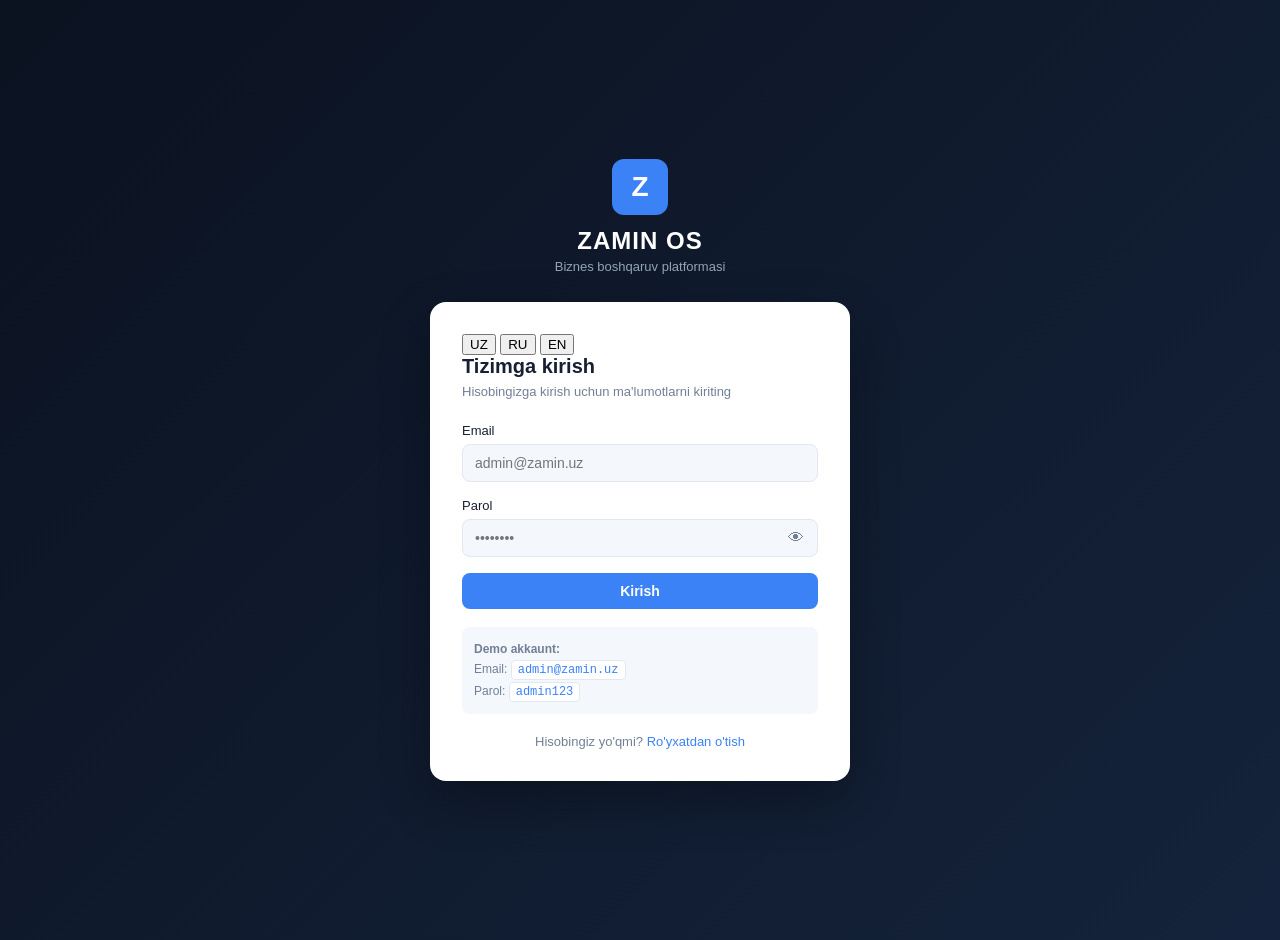
<file: login.html>
<!DOCTYPE html>
<html lang="uz">
<head>
  <meta charset="UTF-8" />
  <meta name="viewport" content="width=device-width, initial-scale=1.0" />
  <title>ZAMIN OS — Kirish</title>
  <!-- Faqat kerakli CSS fayllar -->
  <link rel="stylesheet" href="assets/css/auth.css" />
</head>
<body class="auth-body">
  <div class="auth-container">
    
    <div class="auth-brand">
      <div class="brand-logo">Z</div>
      <h1>ZAMIN OS</h1>
      <p data-i18n="auth_company">Biznes boshqaruv platformasi</p>
    </div>

    <form id="loginForm" class="auth-card" novalidate>
      <div class="lang-switcher auth-lang-switcher" aria-label="Language selector">
        <button type="button" class="lang-btn" data-lang="uz">UZ</button>
        <button type="button" class="lang-btn" data-lang="ru">RU</button>
        <button type="button" class="lang-btn" data-lang="en">EN</button>
      </div>
      <h2 data-i18n="auth_login_title">Tizimga kirish</h2>
      <p class="auth-subtitle" data-i18n="auth_login_subtitle">Hisobingizga kirish uchun ma'lumotlarni kiriting</p>

      <div class="form-group">
        <label for="loginEmail" data-i18n="auth_email">Email</label>
        <input type="email" id="loginEmail" placeholder="admin@zamin.uz" required />
        <span class="error-msg" id="loginEmailErr" style="color: #DC2626; font-size: 12px; display: none;"></span>
      </div>

      <div class="form-group">
        <label for="loginPassword" data-i18n="auth_password">Parol</label>
        <div class="password-wrap">
          <input type="password" id="loginPassword" placeholder="••••••••" required />
          <button type="button" class="toggle-pass" data-target="loginPassword">👁</button>
        </div>
        <span class="error-msg" id="loginPasswordErr" style="color: #DC2626; font-size: 12px; display: none;"></span>
      </div>

      <button type="submit" class="btn btn-primary btn-block" data-i18n="auth_login_button">Kirish</button>

      <div class="demo-hint">
        <strong data-i18n="auth_demo_account">Demo akkaunt:</strong><br />
        Email: <code>admin@zamin.uz</code><br />
        Parol: <code>admin123</code>
      </div>

      <p class="auth-footer">
        <span data-i18n="auth_no_account">Hisobingiz yo'qmi?</span> <a href="register.html" data-i18n="auth_sign_up">Ro'yxatdan o'tish</a>
      </p>
    </form>
  </div>

  <script src="assets/js/data.js"></script>
  <script src="assets/js/i18n.js"></script>
  <script src="assets/js/auth.js"></script>
  <script>
    document.getElementById('loginForm').addEventListener('submit', Auth.login);
    document.querySelectorAll('.toggle-pass').forEach(btn => {
      btn.addEventListener('click', () => {
        const inp = document.getElementById(btn.dataset.target);
        inp.type = inp.type === 'password' ? 'text' : 'password';
      });
    });
  </script>
</body>
</html>
</file>
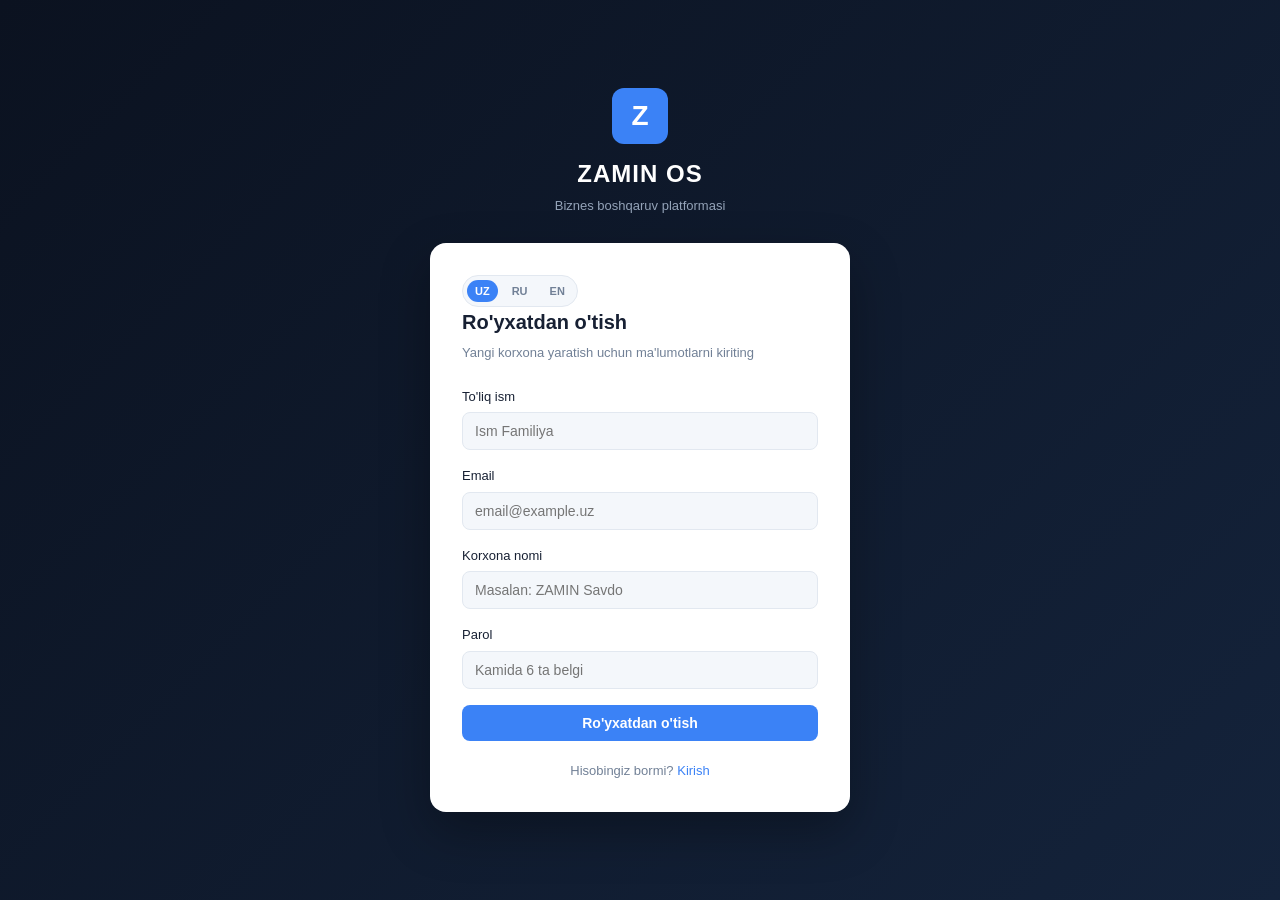
<file: register.html>
<!DOCTYPE html>
<html lang="uz">
<head>
  <meta charset="UTF-8" />
  <meta name="viewport" content="width=device-width, initial-scale=1.0" />
  <title>ZAMIN OS — Ro'yxatdan o'tish</title>
  <link rel="stylesheet" href="assets/css/main.css" />
  <link rel="stylesheet" href="assets/css/auth.css" />
</head>
<body class="auth-body">
  <div class="auth-container">
    <div class="auth-brand">
      <div class="brand-logo">Z</div>
      <h1>ZAMIN OS</h1>
      <p data-i18n="auth_company">Biznes boshqaruv platformasi</p>
    </div>

    <form id="registerForm" class="auth-card" novalidate>
      <div class="lang-switcher auth-lang-switcher" aria-label="Language selector">
        <button type="button" class="lang-btn" data-lang="uz">UZ</button>
        <button type="button" class="lang-btn" data-lang="ru">RU</button>
        <button type="button" class="lang-btn" data-lang="en">EN</button>
      </div>
      <h2 data-i18n="auth_register_title">Ro'yxatdan o'tish</h2>
      <p class="auth-subtitle" data-i18n="auth_register_subtitle">Yangi korxona yaratish uchun ma'lumotlarni kiriting</p>

      <div class="form-group">
        <label for="regName" data-i18n="auth_full_name">To'liq ism</label>
        <input type="text" id="regName" placeholder="Ism Familiya" required />
        <span class="error-msg" id="regNameErr"></span>
      </div>

      <div class="form-group">
        <label for="regEmail" data-i18n="auth_email">Email</label>
        <input type="email" id="regEmail" placeholder="email@example.uz" required />
        <span class="error-msg" id="regEmailErr"></span>
      </div>

      <div class="form-group">
        <label for="regOrg" data-i18n="auth_company_name">Korxona nomi</label>
        <input type="text" id="regOrg" placeholder="Masalan: ZAMIN Savdo" required />
        <span class="error-msg" id="regOrgErr"></span>
      </div>

      <div class="form-group">
        <label for="regPassword" data-i18n="auth_password">Parol</label>
        <input type="password" id="regPassword" placeholder="Kamida 6 ta belgi" required />
        <span class="error-msg" id="regPasswordErr"></span>
      </div>

      <button type="submit" class="btn btn-primary btn-block" data-i18n="auth_register_button">Ro'yxatdan o'tish</button>

      <p class="auth-footer">
        <span data-i18n="auth_has_account">Hisobingiz bormi?</span> <a href="login.html" data-i18n="auth_sign_in">Kirish</a>
      </p>
    </form>
  </div>

  <script src="assets/js/data.js"></script>
  <script src="assets/js/i18n.js"></script>
  <script src="assets/js/auth.js"></script>
  <script>
    document.getElementById('registerForm').addEventListener('submit', Auth.register);
  </script>
</body>
</html>
</file>
<file: assets/css/auth.css>
/* ===== Auth sahifalar ===== */
body.auth-body {
  background: linear-gradient(135deg, #0B1220 0%, #14233B 100%);
  min-height: 100vh;
  display: flex;
  align-items: center;
  justify-content: center;
  padding: 20px;
  margin: 0;
  font-family: 'Inter', -apple-system, BlinkMacSystemFont, 'Segoe UI', Roboto, sans-serif;
}

.auth-container {
  width: 100%;
  max-width: 420px;
}

.auth-brand {
  text-align: center;
  margin-bottom: 28px;
  color: #fff;
}

.auth-brand .brand-logo {
  margin: 0 auto 12px;
  width: 56px; 
  height: 56px;
  background: #3B82F6;
  color: #fff;
  border-radius: 12px;
  display: flex; 
  align-items: center; 
  justify-content: center;
  font-weight: 800; 
  font-size: 28px;
}

.auth-brand h1 { 
  font-size: 24px; 
  letter-spacing: 1px; 
  margin-bottom: 4px; 
  margin-top: 0;
}

.auth-brand p { 
  color: #94A3B8; 
  font-size: 13px; 
  margin: 0;
}

.auth-card {
  background: #FFFFFF;
  border-radius: 16px;
  padding: 32px;
  box-shadow: 0 20px 50px rgba(0,0,0,0.3);
}

.auth-card h2 { 
  font-size: 20px; 
  margin-top: 0;
  margin-bottom: 6px; 
  color: #172033;
}

.auth-subtitle { 
  color: #718096; 
  font-size: 13px; 
  margin-bottom: 24px; 
  margin-top: 0;
}

.form-group { margin-bottom: 16px; }
.form-group label {
  display: block;
  font-size: 13px;
  font-weight: 500;
  margin-bottom: 6px;
  color: #172033;
}
.form-group input {
  width: 100%;
  padding: 10px 12px;
  border: 1px solid #E2E8F0;
  border-radius: 8px;
  background: #F4F7FB;
  color: #172033;
  font-size: 14px;
  font-family: inherit;
  outline: none;
  transition: 0.2s;
  box-sizing: border-box;
}
.form-group input:focus {
  border-color: #3B82F6;
  background: #FFFFFF;
  box-shadow: 0 0 0 3px rgba(59,130,246,0.1);
}

.password-wrap { position: relative; }
.password-wrap input { padding-right: 44px; }
.toggle-pass {
  position: absolute;
  right: 8px; top: 50%;
  transform: translateY(-50%);
  background: transparent;
  border: none;
  cursor: pointer;
  font-size: 16px;
  padding: 6px;
  color: #718096;
}

.btn {
  display: inline-flex;
  align-items: center;
  justify-content: center;
  padding: 10px 16px;
  border: none;
  border-radius: 8px;
  font-size: 14px;
  font-weight: 600;
  cursor: pointer;
  transition: 0.2s;
  font-family: inherit;
}
.btn-primary { background: #3B82F6; color: #fff; }
.btn-primary:hover { background: #2563EB; }
.btn-block { width: 100%; }

.demo-hint {
  margin-top: 18px;
  padding: 12px;
  background: #F4F7FB;
  border-radius: 8px;
  font-size: 12px;
  color: #718096;
  line-height: 1.7;
}
.demo-hint code {
  background: #FFFFFF;
  padding: 2px 6px;
  border-radius: 4px;
  font-size: 12px;
  color: #3B82F6;
  border: 1px solid #E2E8F0;
}

.auth-footer {
  text-align: center;
  margin-top: 20px;
  font-size: 13px;
  color: #718096;
  margin-bottom: 0;
}
.auth-footer a { color: #3B82F6; text-decoration: none; font-weight: 500; }
.auth-footer a:hover { text-decoration: underline; }
</file>
<file: assets/css/main.css>
/* ===== ZAMIN OS — Asosiy stillar ===== */
:root {
  --navy: #0B1220;
  --deep-blue: #14233B;
  --bg: #F4F7FB;
  --card: #FFFFFF;
  --accent: #3B82F6;
  --accent-dark: #2563EB;
  --text: #172033;
  --text-2: #718096;
  --success: #16A34A;
  --warning: #F59E0B;
  --danger: #DC2626;
  --border: #E2E8F0;
  --shadow: 0 1px 3px rgba(11, 18, 32, 0.06), 0 1px 2px rgba(11, 18, 32, 0.04);
  --shadow-lg: 0 10px 30px rgba(11, 18, 32, 0.08);
  --radius: 12px;
  --radius-sm: 8px;
  --transition: 0.2s ease;
}

[data-theme="dark"] {
  --bg: #0B1220;
  --card: #14233B;
  --text: #E7ECF3;
  --text-2: #94A3B8;
  --border: #243449;
  --shadow: 0 1px 3px rgba(0,0,0,0.3);
  --shadow-lg: 0 10px 30px rgba(0,0,0,0.4);
}

* { margin: 0; padding: 0; box-sizing: border-box; }

html, body { height: 100%; }

body {
  font-family: 'Inter', -apple-system, BlinkMacSystemFont, 'Segoe UI', Roboto, sans-serif;
  background: var(--bg);
  color: var(--text);
  font-size: 14px;
  line-height: 1.5;
  -webkit-font-smoothing: antialiased;
  transition: background 0.3s, color 0.3s;
}

a { color: var(--accent); text-decoration: none; }
a:hover { text-decoration: underline; }

/* ===== Tugmalar ===== */
.btn {
  display: inline-flex;
  align-items: center;
  justify-content: center;
  gap: 6px;
  padding: 9px 16px;
  border: 1px solid transparent;
  border-radius: var(--radius-sm);
  font-size: 14px;
  font-weight: 500;
  cursor: pointer;
  transition: var(--transition);
  font-family: inherit;
  white-space: nowrap;
}
.btn:disabled { opacity: 0.6; cursor: not-allowed; }
.btn-primary { background: var(--accent); color: #fff; }
.btn-primary:hover:not(:disabled) { background: var(--accent-dark); }
.btn-outline { background: transparent; border-color: var(--border); color: var(--text); }
.btn-outline:hover:not(:disabled) { background: var(--bg); }
.btn-danger { background: var(--danger); color: #fff; }
.btn-danger:hover:not(:disabled) { background: #B91C1C; }
.btn-success { background: var(--success); color: #fff; }
.btn-sm { padding: 6px 12px; font-size: 13px; }
.btn-block { width: 100%; }

.icon-btn {
  background: transparent;
  border: none;
  font-size: 18px;
  cursor: pointer;
  padding: 8px;
  border-radius: var(--radius-sm);
  color: var(--text);
  transition: var(--transition);
}
.icon-btn:hover { background: var(--bg); }

/* ===== APP SHELL ===== */
.app-shell {
  display: flex;
  min-height: 100vh;
}

/* Sidebar */
.sidebar {
  width: 260px;
  background: var(--navy);
  color: #CBD5E1;
  display: flex;
  flex-direction: column;
  transition: width 0.25s, transform 0.25s;
  flex-shrink: 0;
  height: 100vh;
  position: sticky;
  top: 0;
}
.sidebar-brand {
  display: flex;
  align-items: center;
  gap: 10px;
  padding: 20px;
  border-bottom: 1px solid rgba(255,255,255,0.08);
}
.brand-logo {
  width: 40px; height: 40px;
  background: var(--accent);
  color: #fff;
  border-radius: 10px;
  display: flex; align-items: center; justify-content: center;
  font-weight: 800; font-size: 22px;
}
.brand-logo.sm { width: 32px; height: 32px; font-size: 18px; }
.brand-name { font-weight: 700; font-size: 17px; color: #fff; letter-spacing: 0.5px; }

.sidebar-nav {
  flex: 1;
  padding: 12px 10px;
  overflow-y: auto;
}
.nav-item {
  display: flex;
  align-items: center;
  gap: 12px;
  padding: 10px 14px;
  border-radius: var(--radius-sm);
  color: #CBD5E1;
  margin-bottom: 2px;
  font-size: 14px;
  position: relative;
  transition: var(--transition);
  text-decoration: none;
}
.nav-item:hover { background: rgba(255,255,255,0.06); color: #fff; text-decoration: none; }
.nav-item.active { background: var(--accent); color: #fff; }
.nav-item .ico { font-size: 16px; width: 20px; text-align: center; }
.nav-item .badge {
  margin-left: auto;
  background: var(--danger);
  color: #fff;
  font-size: 11px;
  padding: 1px 7px;
  border-radius: 10px;
  font-weight: 600;
}
.sidebar-footer { padding: 16px; border-top: 1px solid rgba(255,255,255,0.08); }
.sidebar-footer .btn-outline { color: #CBD5E1; border-color: rgba(255,255,255,0.15); }
.sidebar-footer .btn-outline:hover { background: rgba(255,255,255,0.08); }

/* Sidebar collapsed */
.sidebar.collapsed { width: 72px; }
.sidebar.collapsed .brand-name,
.sidebar.collapsed .nav-item span:not(.ico),
.sidebar.collapsed .sidebar-footer .btn span { display: none; }
.sidebar.collapsed .nav-item { justify-content: center; }
.sidebar.collapsed .sidebar-footer { display: none; }

/* Main */
.main-area {
  flex: 1;
  display: flex;
  flex-direction: column;
  min-width: 0;
}

.topbar {
  display: flex;
  align-items: center;
  gap: 16px;
  padding: 12px 24px;
  background: var(--card);
  border-bottom: 1px solid var(--border);
  position: sticky;
  top: 0;
  z-index: 50;
}
.global-search { flex: 1; max-width: 480px; }
.global-search input {
  width: 100%;
  padding: 9px 14px;
  border: 1px solid var(--border);
  border-radius: var(--radius-sm);
  background: var(--bg);
  color: var(--text);
  font-size: 14px;
  font-family: inherit;
  outline: none;
  transition: var(--transition);
}
.global-search input:focus { border-color: var(--accent); background: var(--card); }

.topbar-right {
  margin-left: auto;
  display: flex;
  align-items: center;
  gap: 14px;
}
.lang-switcher {
  display: inline-flex;
  align-items: center;
  gap: 6px;
  padding: 4px;
  border: 1px solid var(--border);
  background: var(--bg);
  border-radius: 999px;
}
.lang-btn {
  border: none;
  background: transparent;
  color: var(--text-2);
  font-size: 11px;
  font-weight: 700;
  padding: 5px 8px;
  border-radius: 999px;
  cursor: pointer;
  transition: var(--transition);
}
.lang-btn.active {
  background: var(--accent);
  color: #fff;
}
.demo-badge {
  background: var(--warning);
  color: #fff;
  font-size: 11px;
  font-weight: 700;
  padding: 3px 8px;
  border-radius: 6px;
  letter-spacing: 0.5px;
}
.user-info { display: flex; align-items: center; gap: 10px; }
.user-avatar {
  width: 36px; height: 36px;
  border-radius: 50%;
  background: var(--accent);
  color: #fff;
  display: flex; align-items: center; justify-content: center;
  font-weight: 600;
}
.user-meta { display: flex; flex-direction: column; line-height: 1.2; }
.user-meta span { font-weight: 600; font-size: 13px; }
.user-meta small { color: var(--text-2); font-size: 11px; }

.page-content {
  padding: 24px;
  flex: 1;
  overflow-x: auto;
}

/* ===== Card ===== */
.card {
  background: var(--card);
  border: 1px solid var(--border);
  border-radius: var(--radius);
  box-shadow: var(--shadow);
}
.card-body { padding: 20px; }
.card-header {
  padding: 16px 20px;
  border-bottom: 1px solid var(--border);
  display: flex;
  align-items: center;
  justify-content: space-between;
}
.card-title { font-size: 15px; font-weight: 600; }

/* ===== Form ===== */
.form-group { margin-bottom: 16px; }
.form-group label {
  display: block;
  font-size: 13px;
  font-weight: 500;
  margin-bottom: 6px;
  color: var(--text);
}
.form-group input,
.form-group select,
.form-group textarea {
  width: 100%;
  padding: 9px 12px;
  border: 1px solid var(--border);
  border-radius: var(--radius-sm);
  background: var(--card);
  color: var(--text);
  font-size: 14px;
  font-family: inherit;
  outline: none;
  transition: var(--transition);
}
.form-group input:focus,
.form-group select:focus,
.form-group textarea:focus {
  border-color: var(--accent);
  box-shadow: 0 0 0 3px rgba(59,130,246,0.1);
}
.form-group .error-msg {
  color: var(--danger);
  font-size: 12px;
  margin-top: 4px;
  display: none;
}
.form-group.has-error input,
.form-group.has-error select { border-color: var(--danger); }
.form-group.has-error .error-msg { display: block; }

/* ===== Toast ===== */
.toast-container {
  position: fixed;
  top: 20px; right: 20px;
  display: flex; flex-direction: column;
  gap: 10px;
  z-index: 9999;
}
.toast {
  min-width: 260px;
  max-width: 380px;
  padding: 12px 16px;
  border-radius: var(--radius-sm);
  color: #fff;
  box-shadow: var(--shadow-lg);
  font-size: 14px;
  animation: toastIn 0.3s ease;
  display: flex;
  align-items: center;
  gap: 10px;
}
.toast.success { background: var(--success); }
.toast.error { background: var(--danger); }
.toast.warning { background: var(--warning); }
.toast.info { background: var(--accent); }
@keyframes toastIn {
  from { transform: translateX(120%); opacity: 0; }
  to { transform: translateX(0); opacity: 1; }
}

/* ===== Modal ===== */
.modal-overlay {
  position: fixed; inset: 0;
  background: rgba(11,18,32,0.5);
  display: flex; align-items: center; justify-content: center;
  z-index: 1000;
  padding: 20px;
  animation: fadeIn 0.2s ease;
}
.modal {
  background: var(--card);
  border-radius: var(--radius);
  box-shadow: var(--shadow-lg);
  width: 100%;
  max-width: 520px;
  max-height: 90vh;
  display: flex; flex-direction: column;
  animation: modalIn 0.25s ease;
}
.modal-header {
  padding: 16px 20px;
  border-bottom: 1px solid var(--border);
  display: flex; align-items: center; justify-content: space-between;
}
.modal-title { font-weight: 600; font-size: 16px; }
.modal-body { padding: 20px; overflow-y: auto; }
.modal-footer {
  padding: 14px 20px;
  border-top: 1px solid var(--border);
  display: flex; justify-content: flex-end; gap: 10px;
}
@keyframes fadeIn { from { opacity: 0; } to { opacity: 1; } }
@keyframes modalIn {
  from { transform: translateY(20px) scale(0.97); opacity: 0; }
  to { transform: translateY(0) scale(1); opacity: 1; }
}

/* ===== Table ===== */
.table-wrap { overflow-x: auto; border-radius: var(--radius); }
table {
  width: 100%;
  border-collapse: collapse;
  font-size: 13px;
}
table thead th {
  background: var(--bg);
  text-align: left;
  padding: 10px 14px;
  font-weight: 600;
  color: var(--text-2);
  font-size: 12px;
  text-transform: uppercase;
  letter-spacing: 0.4px;
  white-space: nowrap;
}
table tbody td {
  padding: 12px 14px;
  border-top: 1px solid var(--border);
  white-space: nowrap;
}
table tbody tr:hover { background: var(--bg); }

/* ===== Helpers ===== */
.text-2 { color: var(--text-2); }
.text-success { color: var(--success); }
.text-danger { color: var(--danger); }
.text-warning { color: var(--warning); }
.mt-1 { margin-top: 8px; }
.mt-2 { margin-top: 16px; }
.mt-3 { margin-top: 24px; }
.mb-1 { margin-bottom: 8px; }
.mb-2 { margin-bottom: 16px; }
.row { display: flex; align-items: center; gap: 12px; }
.row-between { display: flex; align-items: center; justify-content: space-between; gap: 12px; flex-wrap: wrap; }
.grid { display: grid; gap: 16px; }
.flex-1 { flex: 1; }
.hidden { display: none !important; }

.badge {
  display: inline-block;
  padding: 2px 8px;
  border-radius: 10px;
  font-size: 11px;
  font-weight: 600;
}
.badge-success { background: rgba(22,163,74,0.12); color: var(--success); }
.badge-warning { background: rgba(245,158,11,0.12); color: var(--warning); }
.badge-danger { background: rgba(220,38,38,0.12); color: var(--danger); }
.badge-info { background: rgba(59,130,246,0.12); color: var(--accent); }
.badge-secondary { background: rgba(113,128,150,0.12); color: var(--text-2); }

/* Empty & Loading */
.empty-state {
  text-align: center;
  padding: 48px 20px;
  color: var(--text-2);
}
.empty-state .icon { font-size: 48px; margin-bottom: 12px; }
.spinner {
  width: 32px; height: 32px;
  border: 3px solid var(--border);
  border-top-color: var(--accent);
  border-radius: 50%;
  animation: spin 0.8s linear infinite;
  margin: 40px auto;
}
@keyframes spin { to { transform: rotate(360deg); } }
.skeleton {
  background: linear-gradient(90deg, var(--bg) 25%, var(--border) 50%, var(--bg) 75%);
  background-size: 200% 100%;
  animation: shimmer 1.4s infinite;
  border-radius: 6px;
}
@keyframes shimmer { to { background-position: -200% 0; } }

/* Responsive */
@media (max-width: 900px) {
  .sidebar {
    position: fixed;
    top: 0; left: 0; bottom: 0;
    z-index: 200;
    transform: translateX(-100%);
  }
  .sidebar.open { transform: translateX(0); box-shadow: var(--shadow-lg); }
  .user-meta { display: none; }
  .global-search { max-width: none; }
  .page-content { padding: 16px; }
}
</file>
